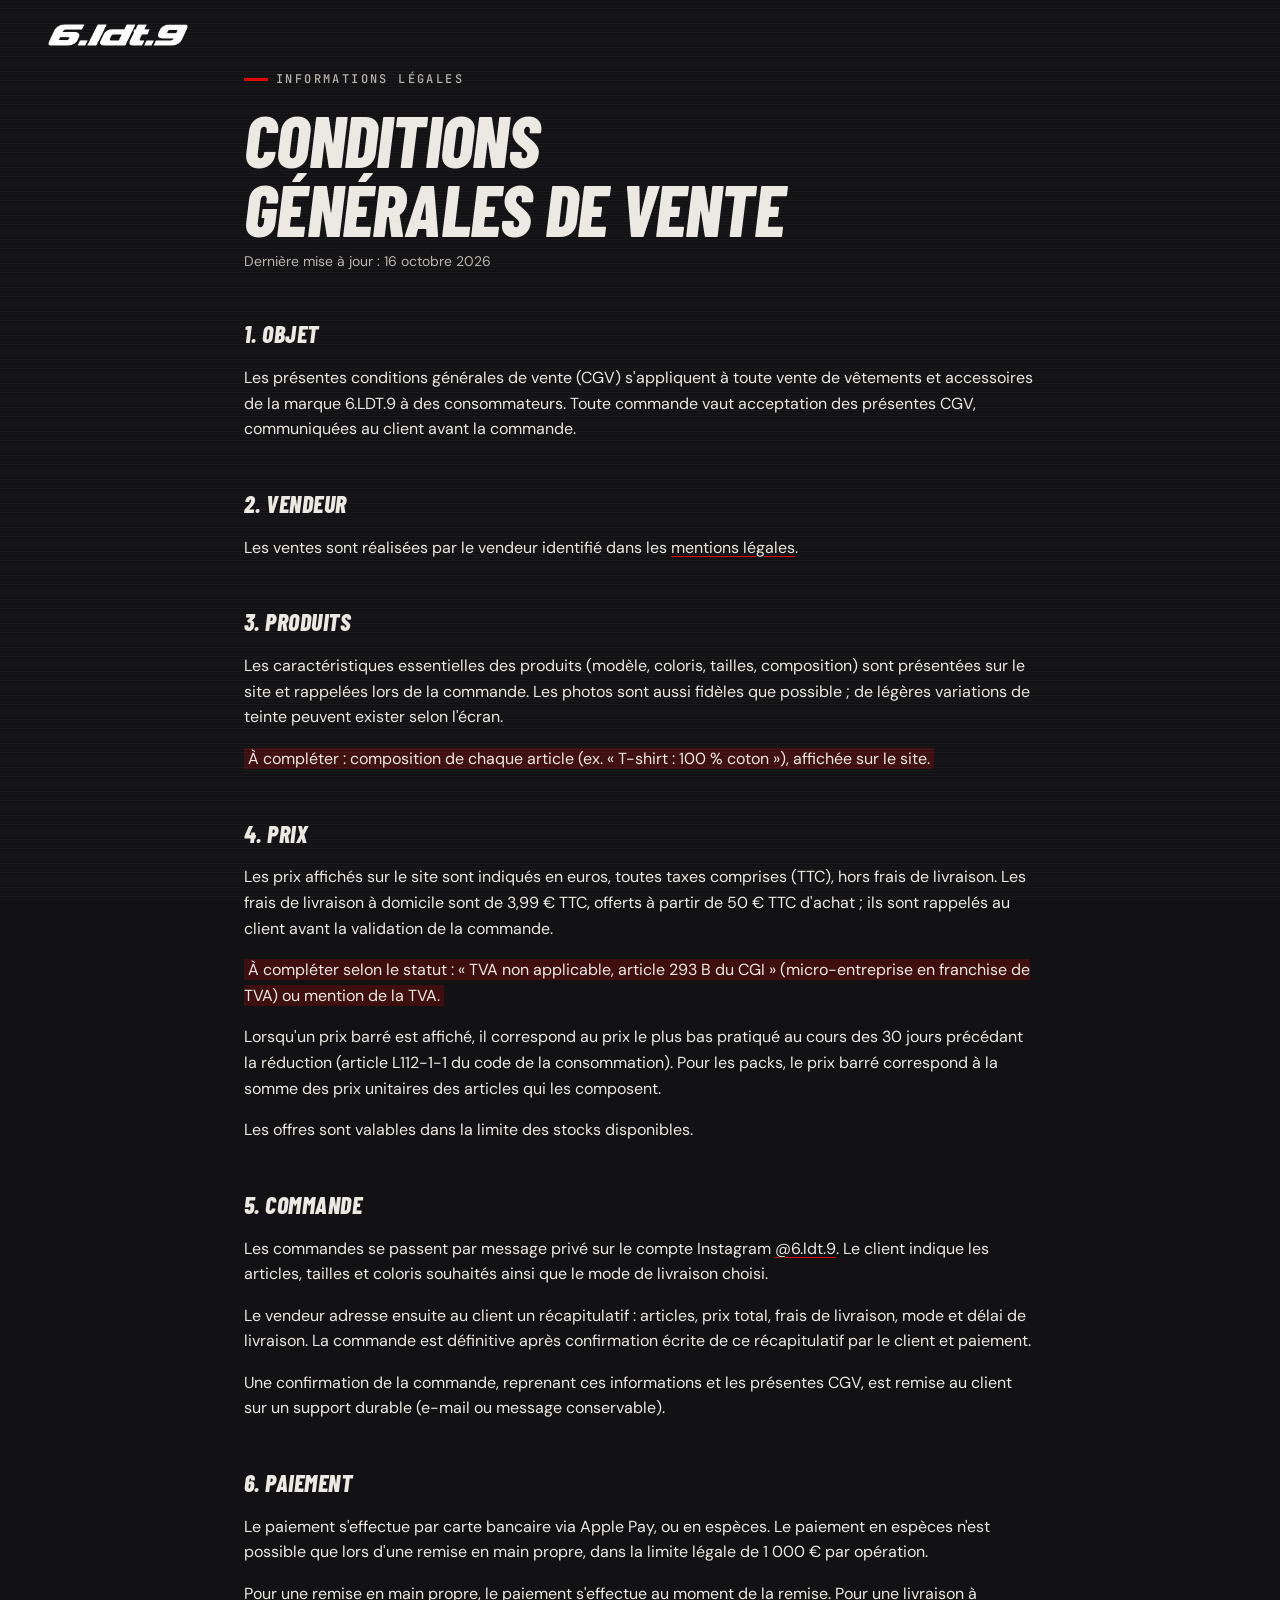
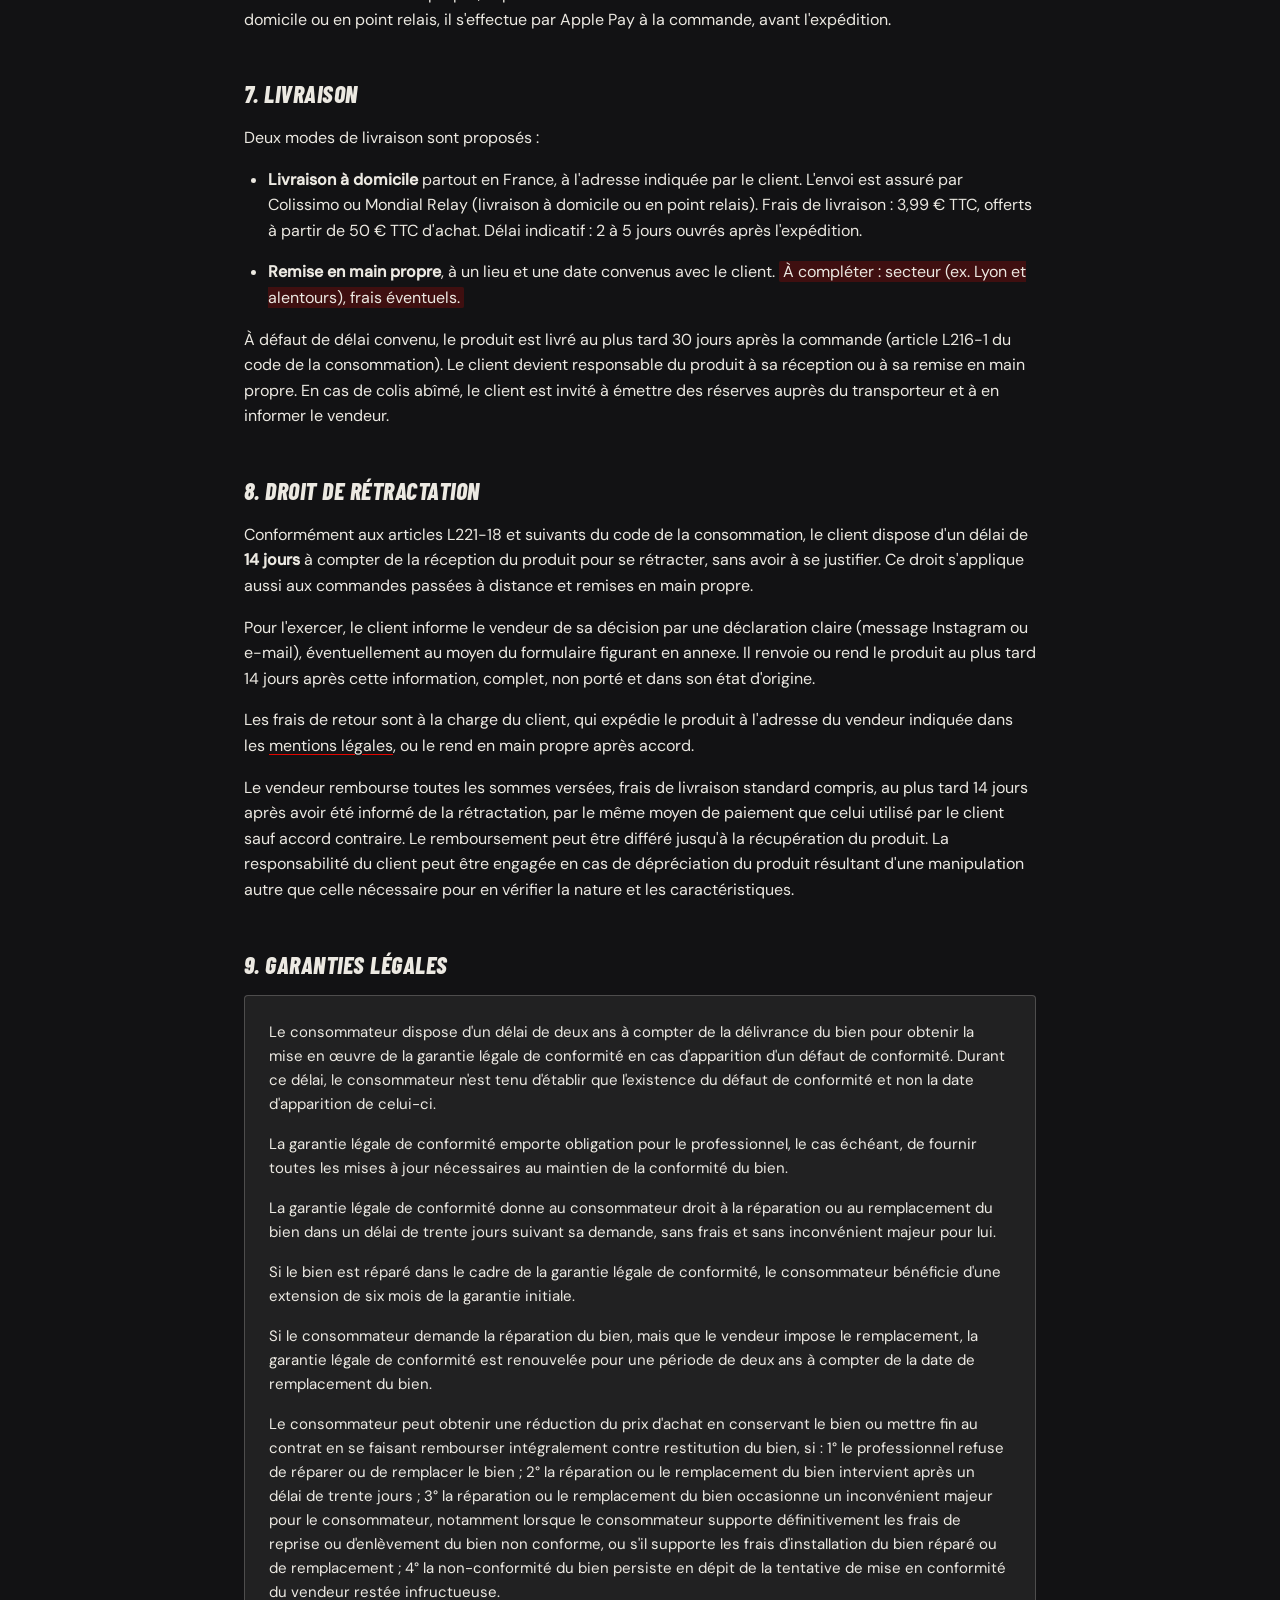
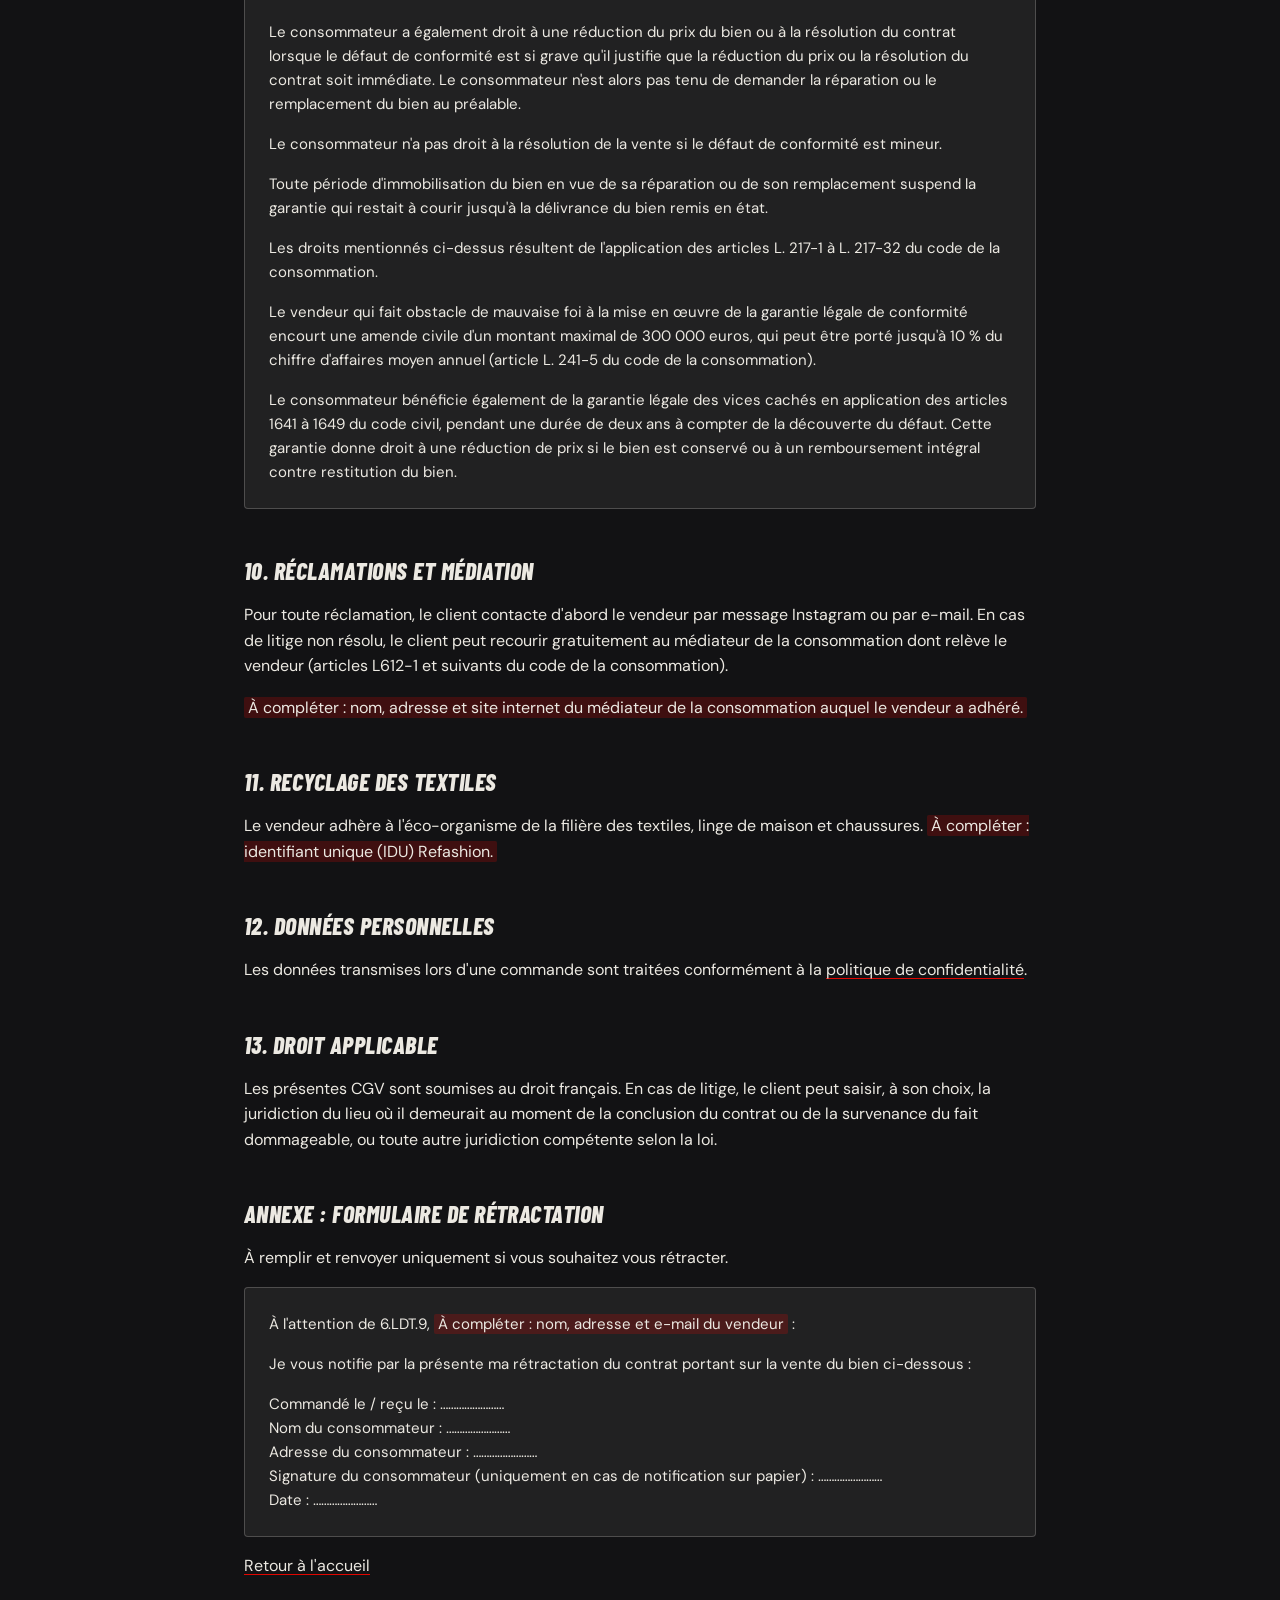
<file: cgv.html>
<!doctype html>
<html lang="fr">
<head>
<meta charset="utf-8">
<meta name="viewport" content="width=device-width, initial-scale=1">
<title>Conditions générales de vente | 6.LDT.9</title>
<meta name="description" content="Conditions générales de vente de 6.LDT.9 : commande, prix, paiement, livraison, droit de rétractation et garanties.">
<!-- noindex tant que les champs « À compléter » ne sont pas remplis -->
<meta name="robots" content="noindex">
<meta name="theme-color" content="#121214">
<link rel="icon" href="favicon.ico" sizes="32x32">
<link rel="stylesheet" href="css/fonts.css">
<link rel="stylesheet" href="css/style.css">
</head>
<body class="legal-page">
<header class="legal-top wrap"><a href="./" aria-label="6.LDT.9, retour à l'accueil"><img src="assets/img/logo-6ldt9.png" alt="6.LDT.9" width="1781" height="281"></a></header>
<main class="wrap legal">
<p class="eyebrow">Informations légales</p>
<h1 class="display">Conditions générales de vente</h1>
<p class="legal__date">Dernière mise à jour : 16 octobre 2026</p>

<h2>1. Objet</h2>
<p>Les présentes conditions générales de vente (CGV) s'appliquent à toute vente de vêtements et accessoires de la marque 6.LDT.9 à des consommateurs. Toute commande vaut acceptation des présentes CGV, communiquées au client avant la commande.</p>

<h2>2. Vendeur</h2>
<p>Les ventes sont réalisées par le vendeur identifié dans les <a href="mentions-legales.html">mentions légales</a>.</p>

<h2>3. Produits</h2>
<p>Les caractéristiques essentielles des produits (modèle, coloris, tailles, composition) sont présentées sur le site et rappelées lors de la commande. Les photos sont aussi fidèles que possible ; de légères variations de teinte peuvent exister selon l'écran.</p>
<p><mark class="todo">À compléter : composition de chaque article (ex. « T-shirt : 100 % coton »), affichée sur le site.</mark></p>

<h2>4. Prix</h2>
<p>Les prix affichés sur le site sont indiqués en euros, toutes taxes comprises (TTC), hors frais de livraison. Les frais de livraison à domicile sont de 3,99 € TTC, offerts à partir de 50 € TTC d'achat ; ils sont rappelés au client avant la validation de la commande.</p>
<p><mark class="todo">À compléter selon le statut : « TVA non applicable, article 293 B du CGI » (micro-entreprise en franchise de TVA) ou mention de la TVA.</mark></p>
<p>Lorsqu'un prix barré est affiché, il correspond au prix le plus bas pratiqué au cours des 30 jours précédant la réduction (article L112-1-1 du code de la consommation). Pour les packs, le prix barré correspond à la somme des prix unitaires des articles qui les composent.</p>
<p>Les offres sont valables dans la limite des stocks disponibles.</p>

<h2>5. Commande</h2>
<p>Les commandes se passent par message privé sur le compte Instagram <a href="https://www.instagram.com/6.ldt.9/" target="_blank" rel="noopener noreferrer">@6.ldt.9</a>. Le client indique les articles, tailles et coloris souhaités ainsi que le mode de livraison choisi.</p>
<p>Le vendeur adresse ensuite au client un récapitulatif : articles, prix total, frais de livraison, mode et délai de livraison. La commande est définitive après confirmation écrite de ce récapitulatif par le client et paiement.</p>
<p>Une confirmation de la commande, reprenant ces informations et les présentes CGV, est remise au client sur un support durable (e-mail ou message conservable).</p>

<h2>6. Paiement</h2>
<p>Le paiement s'effectue par carte bancaire via Apple Pay, ou en espèces. Le paiement en espèces n'est possible que lors d'une remise en main propre, dans la limite légale de 1 000 € par opération.</p>
<p>Pour une remise en main propre, le paiement s'effectue au moment de la remise. Pour une livraison à domicile ou en point relais, il s'effectue par Apple Pay à la commande, avant l'expédition.</p>

<h2>7. Livraison</h2>
<p>Deux modes de livraison sont proposés :</p>
<ul>
<li><strong>Livraison à domicile</strong> partout en France, à l'adresse indiquée par le client. L'envoi est assuré par Colissimo ou Mondial Relay (livraison à domicile ou en point relais). Frais de livraison : 3,99 € TTC, offerts à partir de 50 € TTC d'achat. Délai indicatif : 2 à 5 jours ouvrés après l'expédition.</li>
<li><strong>Remise en main propre</strong>, à un lieu et une date convenus avec le client. <mark class="todo">À compléter : secteur (ex. Lyon et alentours), frais éventuels.</mark></li>
</ul>
<p>À défaut de délai convenu, le produit est livré au plus tard 30 jours après la commande (article L216-1 du code de la consommation). Le client devient responsable du produit à sa réception ou à sa remise en main propre. En cas de colis abîmé, le client est invité à émettre des réserves auprès du transporteur et à en informer le vendeur.</p>

<h2>8. Droit de rétractation</h2>
<p>Conformément aux articles L221-18 et suivants du code de la consommation, le client dispose d'un délai de <strong>14 jours</strong> à compter de la réception du produit pour se rétracter, sans avoir à se justifier. Ce droit s'applique aussi aux commandes passées à distance et remises en main propre.</p>
<p>Pour l'exercer, le client informe le vendeur de sa décision par une déclaration claire (message Instagram ou e-mail), éventuellement au moyen du formulaire figurant en annexe. Il renvoie ou rend le produit au plus tard 14 jours après cette information, complet, non porté et dans son état d'origine.</p>
<p>Les frais de retour sont à la charge du client, qui expédie le produit à l'adresse du vendeur indiquée dans les <a href="mentions-legales.html">mentions légales</a>, ou le rend en main propre après accord.</p>
<p>Le vendeur rembourse toutes les sommes versées, frais de livraison standard compris, au plus tard 14 jours après avoir été informé de la rétractation, par le même moyen de paiement que celui utilisé par le client sauf accord contraire. Le remboursement peut être différé jusqu'à la récupération du produit. La responsabilité du client peut être engagée en cas de dépréciation du produit résultant d'une manipulation autre que celle nécessaire pour en vérifier la nature et les caractéristiques.</p>

<h2>9. Garanties légales</h2>
<div class="legal__box">
<p>Le consommateur dispose d'un délai de deux ans à compter de la délivrance du bien pour obtenir la mise en œuvre de la garantie légale de conformité en cas d'apparition d'un défaut de conformité. Durant ce délai, le consommateur n'est tenu d'établir que l'existence du défaut de conformité et non la date d'apparition de celui-ci.</p>
<p>La garantie légale de conformité emporte obligation pour le professionnel, le cas échéant, de fournir toutes les mises à jour nécessaires au maintien de la conformité du bien.</p>
<p>La garantie légale de conformité donne au consommateur droit à la réparation ou au remplacement du bien dans un délai de trente jours suivant sa demande, sans frais et sans inconvénient majeur pour lui.</p>
<p>Si le bien est réparé dans le cadre de la garantie légale de conformité, le consommateur bénéficie d'une extension de six mois de la garantie initiale.</p>
<p>Si le consommateur demande la réparation du bien, mais que le vendeur impose le remplacement, la garantie légale de conformité est renouvelée pour une période de deux ans à compter de la date de remplacement du bien.</p>
<p>Le consommateur peut obtenir une réduction du prix d'achat en conservant le bien ou mettre fin au contrat en se faisant rembourser intégralement contre restitution du bien, si : 1° le professionnel refuse de réparer ou de remplacer le bien ; 2° la réparation ou le remplacement du bien intervient après un délai de trente jours ; 3° la réparation ou le remplacement du bien occasionne un inconvénient majeur pour le consommateur, notamment lorsque le consommateur supporte définitivement les frais de reprise ou d'enlèvement du bien non conforme, ou s'il supporte les frais d'installation du bien réparé ou de remplacement ; 4° la non-conformité du bien persiste en dépit de la tentative de mise en conformité du vendeur restée infructueuse.</p>
<p>Le consommateur a également droit à une réduction du prix du bien ou à la résolution du contrat lorsque le défaut de conformité est si grave qu'il justifie que la réduction du prix ou la résolution du contrat soit immédiate. Le consommateur n'est alors pas tenu de demander la réparation ou le remplacement du bien au préalable.</p>
<p>Le consommateur n'a pas droit à la résolution de la vente si le défaut de conformité est mineur.</p>
<p>Toute période d'immobilisation du bien en vue de sa réparation ou de son remplacement suspend la garantie qui restait à courir jusqu'à la délivrance du bien remis en état.</p>
<p>Les droits mentionnés ci-dessus résultent de l'application des articles L. 217-1 à L. 217-32 du code de la consommation.</p>
<p>Le vendeur qui fait obstacle de mauvaise foi à la mise en œuvre de la garantie légale de conformité encourt une amende civile d'un montant maximal de 300 000 euros, qui peut être porté jusqu'à 10 % du chiffre d'affaires moyen annuel (article L. 241-5 du code de la consommation).</p>
<p>Le consommateur bénéficie également de la garantie légale des vices cachés en application des articles 1641 à 1649 du code civil, pendant une durée de deux ans à compter de la découverte du défaut. Cette garantie donne droit à une réduction de prix si le bien est conservé ou à un remboursement intégral contre restitution du bien.</p>
</div>

<h2>10. Réclamations et médiation</h2>
<p>Pour toute réclamation, le client contacte d'abord le vendeur par message Instagram ou par e-mail. En cas de litige non résolu, le client peut recourir gratuitement au médiateur de la consommation dont relève le vendeur (articles L612-1 et suivants du code de la consommation).</p>
<p><mark class="todo">À compléter : nom, adresse et site internet du médiateur de la consommation auquel le vendeur a adhéré.</mark></p>

<h2>11. Recyclage des textiles</h2>
<p>Le vendeur adhère à l'éco-organisme de la filière des textiles, linge de maison et chaussures. <mark class="todo">À compléter : identifiant unique (IDU) Refashion.</mark></p>

<h2>12. Données personnelles</h2>
<p>Les données transmises lors d'une commande sont traitées conformément à la <a href="confidentialite.html">politique de confidentialité</a>.</p>

<h2>13. Droit applicable</h2>
<p>Les présentes CGV sont soumises au droit français. En cas de litige, le client peut saisir, à son choix, la juridiction du lieu où il demeurait au moment de la conclusion du contrat ou de la survenance du fait dommageable, ou toute autre juridiction compétente selon la loi.</p>

<h2 id="formulaire">Annexe : formulaire de rétractation</h2>
<p>À remplir et renvoyer uniquement si vous souhaitez vous rétracter.</p>
<div class="legal__box">
<p>À l'attention de 6.LDT.9, <mark class="todo">À compléter : nom, adresse et e-mail du vendeur</mark> :</p>
<p>Je vous notifie par la présente ma rétractation du contrat portant sur la vente du bien ci-dessous :</p>
<p>Commandé le / reçu le : ……………………<br>
Nom du consommateur : ……………………<br>
Adresse du consommateur : ……………………<br>
Signature du consommateur (uniquement en cas de notification sur papier) : ……………………<br>
Date : ……………………</p>
</div>
<p class="legal__back"><a href="./">Retour à l'accueil</a></p>
</main>
</body>
</html>
</file>
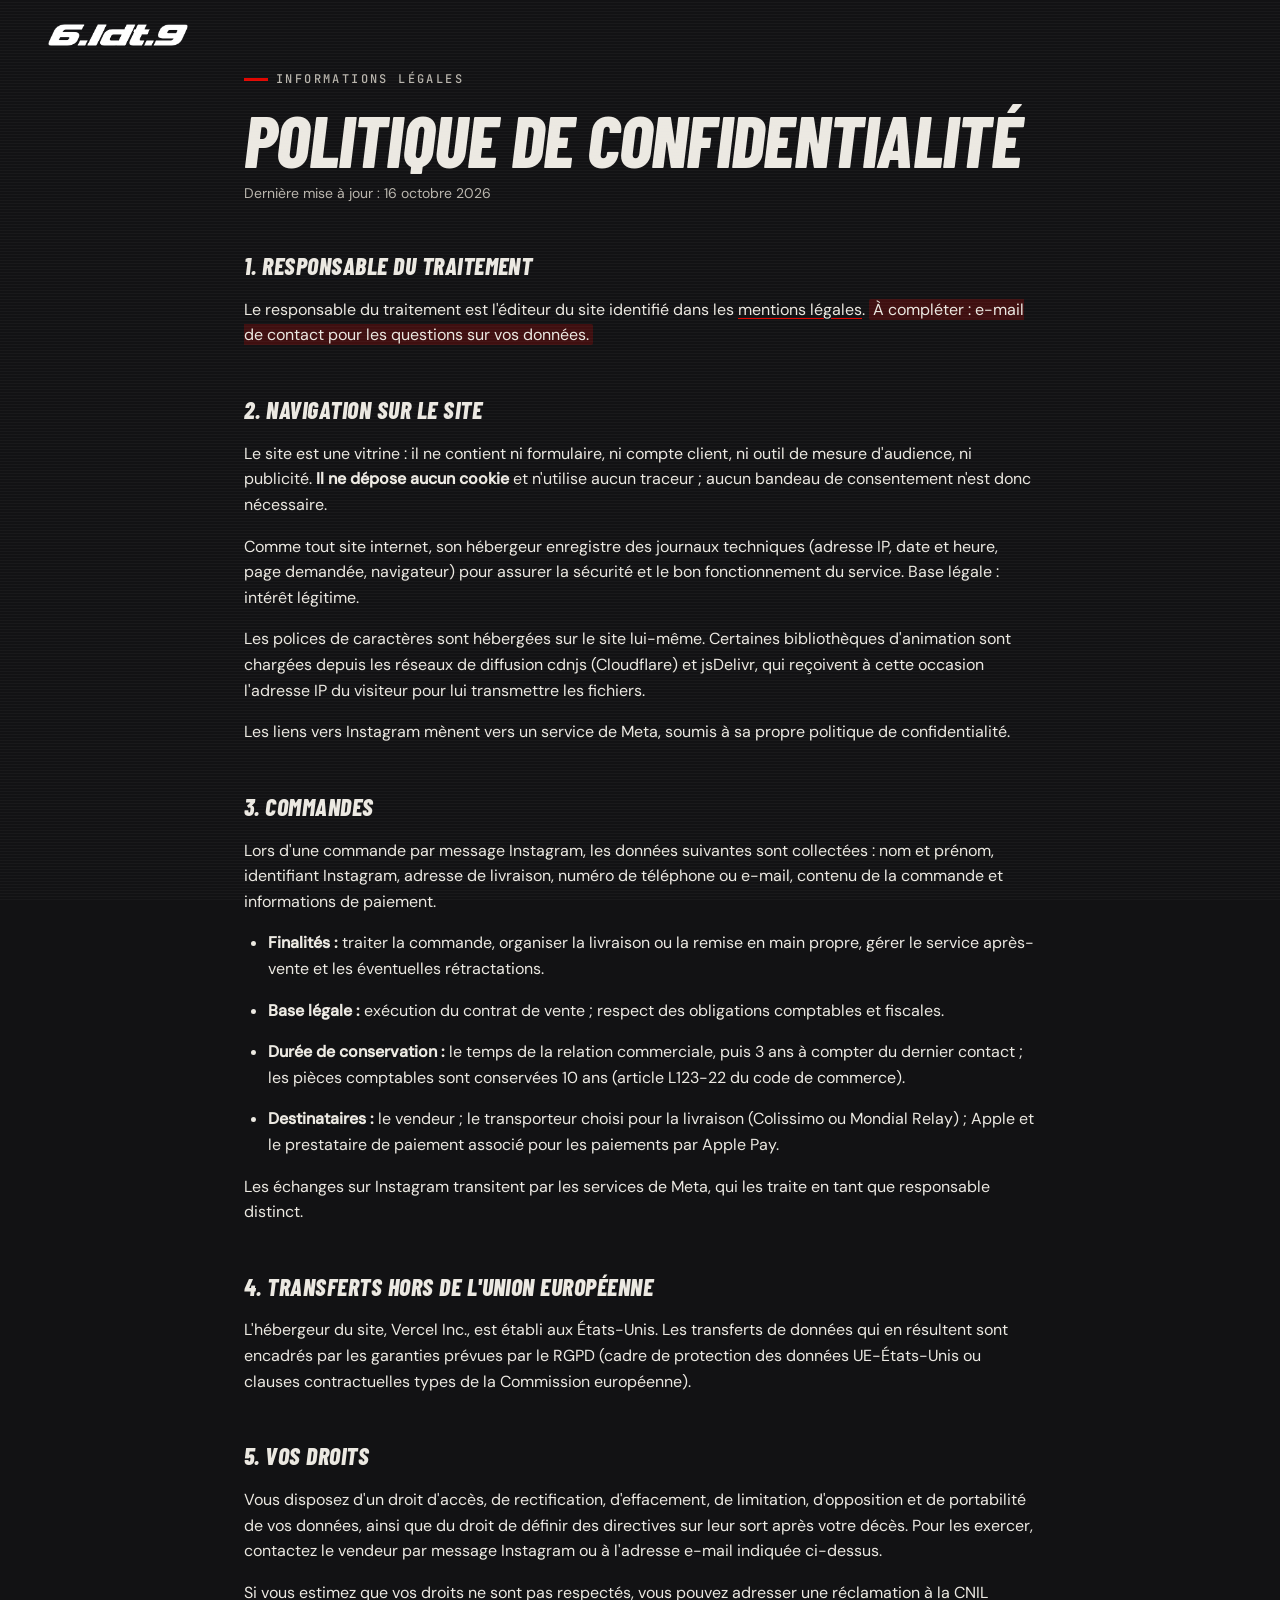
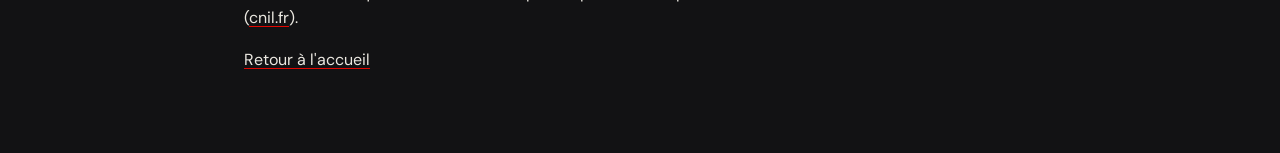
<file: confidentialite.html>
<!doctype html>
<html lang="fr">
<head>
<meta charset="utf-8">
<meta name="viewport" content="width=device-width, initial-scale=1">
<title>Politique de confidentialité | 6.LDT.9</title>
<meta name="description" content="Politique de confidentialité de 6.LDT.9 : données collectées, finalités, durées de conservation et droits.">
<!-- noindex tant que les champs « À compléter » ne sont pas remplis -->
<meta name="robots" content="noindex">
<meta name="theme-color" content="#121214">
<link rel="icon" href="favicon.ico" sizes="32x32">
<link rel="stylesheet" href="css/fonts.css">
<link rel="stylesheet" href="css/style.css">
</head>
<body class="legal-page">
<header class="legal-top wrap"><a href="./" aria-label="6.LDT.9, retour à l'accueil"><img src="assets/img/logo-6ldt9.png" alt="6.LDT.9" width="1781" height="281"></a></header>
<main class="wrap legal">
<p class="eyebrow">Informations légales</p>
<h1 class="display">Politique de confidentialité</h1>
<p class="legal__date">Dernière mise à jour : 16 octobre 2026</p>

<h2>1. Responsable du traitement</h2>
<p>Le responsable du traitement est l'éditeur du site identifié dans les <a href="mentions-legales.html">mentions légales</a>. <mark class="todo">À compléter : e-mail de contact pour les questions sur vos données.</mark></p>

<h2>2. Navigation sur le site</h2>
<p>Le site est une vitrine : il ne contient ni formulaire, ni compte client, ni outil de mesure d'audience, ni publicité. <strong>Il ne dépose aucun cookie</strong> et n'utilise aucun traceur ; aucun bandeau de consentement n'est donc nécessaire.</p>
<p>Comme tout site internet, son hébergeur enregistre des journaux techniques (adresse IP, date et heure, page demandée, navigateur) pour assurer la sécurité et le bon fonctionnement du service. Base légale : intérêt légitime.</p>
<p>Les polices de caractères sont hébergées sur le site lui-même. Certaines bibliothèques d'animation sont chargées depuis les réseaux de diffusion cdnjs (Cloudflare) et jsDelivr, qui reçoivent à cette occasion l'adresse IP du visiteur pour lui transmettre les fichiers.</p>
<p>Les liens vers Instagram mènent vers un service de Meta, soumis à sa propre politique de confidentialité.</p>

<h2>3. Commandes</h2>
<p>Lors d'une commande par message Instagram, les données suivantes sont collectées : nom et prénom, identifiant Instagram, adresse de livraison, numéro de téléphone ou e-mail, contenu de la commande et informations de paiement.</p>
<ul>
<li><strong>Finalités :</strong> traiter la commande, organiser la livraison ou la remise en main propre, gérer le service après-vente et les éventuelles rétractations.</li>
<li><strong>Base légale :</strong> exécution du contrat de vente ; respect des obligations comptables et fiscales.</li>
<li><strong>Durée de conservation :</strong> le temps de la relation commerciale, puis 3 ans à compter du dernier contact ; les pièces comptables sont conservées 10 ans (article L123-22 du code de commerce).</li>
<li><strong>Destinataires :</strong> le vendeur ; le transporteur choisi pour la livraison (Colissimo ou Mondial Relay) ; Apple et le prestataire de paiement associé pour les paiements par Apple Pay.</li>
</ul>
<p>Les échanges sur Instagram transitent par les services de Meta, qui les traite en tant que responsable distinct.</p>

<h2>4. Transferts hors de l'Union européenne</h2>
<p>L'hébergeur du site, Vercel Inc., est établi aux États-Unis. Les transferts de données qui en résultent sont encadrés par les garanties prévues par le RGPD (cadre de protection des données UE-États-Unis ou clauses contractuelles types de la Commission européenne).</p>

<h2>5. Vos droits</h2>
<p>Vous disposez d'un droit d'accès, de rectification, d'effacement, de limitation, d'opposition et de portabilité de vos données, ainsi que du droit de définir des directives sur leur sort après votre décès. Pour les exercer, contactez le vendeur par message Instagram ou à l'adresse e-mail indiquée ci-dessus.</p>
<p>Si vous estimez que vos droits ne sont pas respectés, vous pouvez adresser une réclamation à la CNIL (<a href="https://www.cnil.fr" target="_blank" rel="noopener noreferrer">cnil.fr</a>).</p>
<p class="legal__back"><a href="./">Retour à l'accueil</a></p>
</main>
</body>
</html>
</file>
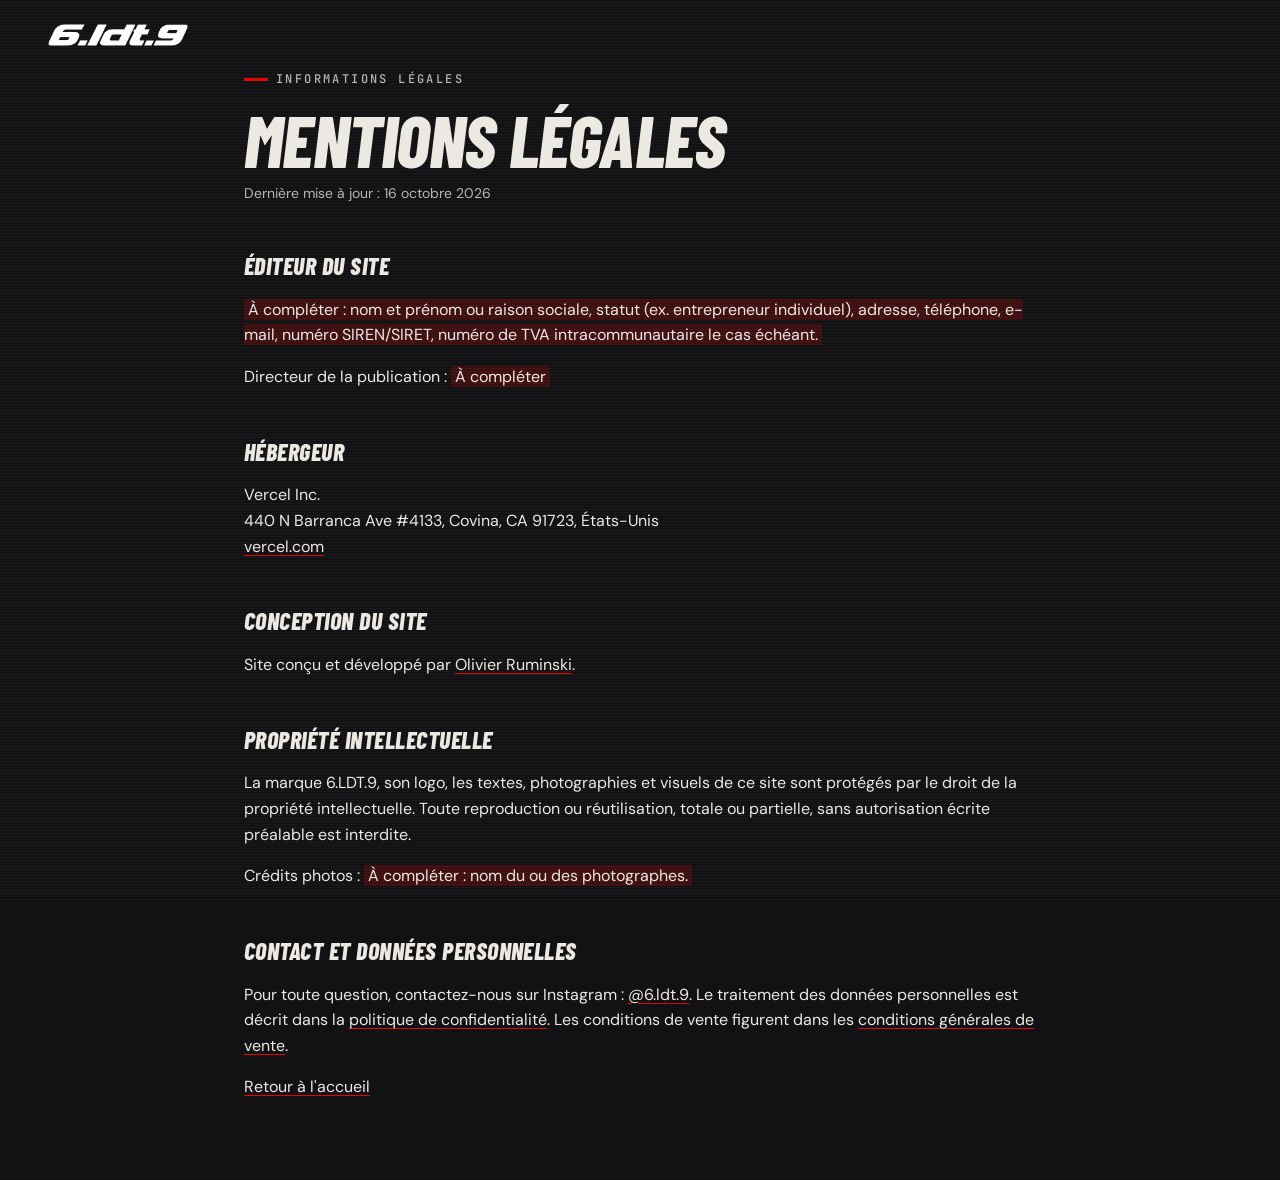
<file: mentions-legales.html>
<!doctype html>
<html lang="fr">
<head>
<meta charset="utf-8">
<meta name="viewport" content="width=device-width, initial-scale=1">
<title>Mentions légales | 6.LDT.9</title>
<meta name="description" content="Mentions légales du site 6.LDT.9 : éditeur, hébergeur, propriété intellectuelle.">
<!-- noindex tant que les champs « À compléter » ne sont pas remplis -->
<meta name="robots" content="noindex">
<meta name="theme-color" content="#121214">
<link rel="icon" href="favicon.ico" sizes="32x32">
<link rel="stylesheet" href="css/fonts.css">
<link rel="stylesheet" href="css/style.css">
</head>
<body class="legal-page">
<header class="legal-top wrap"><a href="./" aria-label="6.LDT.9, retour à l'accueil"><img src="assets/img/logo-6ldt9.png" alt="6.LDT.9" width="1781" height="281"></a></header>
<main class="wrap legal">
<p class="eyebrow">Informations légales</p>
<h1 class="display">Mentions légales</h1>
<p class="legal__date">Dernière mise à jour : 16 octobre 2026</p>

<h2>Éditeur du site</h2>
<p><mark class="todo">À compléter : nom et prénom ou raison sociale, statut (ex. entrepreneur individuel), adresse, téléphone, e-mail, numéro SIREN/SIRET, numéro de TVA intracommunautaire le cas échéant.</mark></p>
<p>Directeur de la publication : <mark class="todo">À compléter</mark></p>

<h2>Hébergeur</h2>
<p>Vercel Inc.<br>
440 N Barranca Ave #4133, Covina, CA 91723, États-Unis<br>
<a href="https://vercel.com" target="_blank" rel="noopener noreferrer">vercel.com</a></p>

<h2>Conception du site</h2>
<p>Site conçu et développé par <a href="https://reezerxx-blip.github.io/vitrine-developpeur/" target="_blank" rel="noopener noreferrer">Olivier Ruminski</a>.</p>

<h2>Propriété intellectuelle</h2>
<p>La marque 6.LDT.9, son logo, les textes, photographies et visuels de ce site sont protégés par le droit de la propriété intellectuelle. Toute reproduction ou réutilisation, totale ou partielle, sans autorisation écrite préalable est interdite.</p>
<p>Crédits photos : <mark class="todo">À compléter : nom du ou des photographes.</mark></p>

<h2>Contact et données personnelles</h2>
<p>Pour toute question, contactez-nous sur Instagram : <a href="https://www.instagram.com/6.ldt.9/" target="_blank" rel="noopener noreferrer">@6.ldt.9</a>. Le traitement des données personnelles est décrit dans la <a href="confidentialite.html">politique de confidentialité</a>. Les conditions de vente figurent dans les <a href="cgv.html">conditions générales de vente</a>.</p>
<p class="legal__back"><a href="./">Retour à l'accueil</a></p>
</main>
</body>
</html>
</file>
<file: css/fonts.css>
/* Polices auto-hebergees (licence SIL OFL), sous-ensemble latin. Pas d'appel a Google : RGPD. */
@font-face {
  font-family: 'Barlow Condensed';
  font-style: italic;
  font-weight: 600;
  font-display: swap;
  src: url(../assets/fonts/barlow-condensed-600-italic.woff2) format('woff2');
  unicode-range: U+0000-00FF, U+0131, U+0152-0153, U+02BB-02BC, U+02C6, U+02DA, U+02DC, U+0304, U+0308, U+0329, U+2000-206F, U+20AC, U+2122, U+2191, U+2193, U+2212, U+2215, U+FEFF, U+FFFD;
}
@font-face {
  font-family: 'Barlow Condensed';
  font-style: italic;
  font-weight: 800;
  font-display: swap;
  src: url(../assets/fonts/barlow-condensed-800-italic.woff2) format('woff2');
  unicode-range: U+0000-00FF, U+0131, U+0152-0153, U+02BB-02BC, U+02C6, U+02DA, U+02DC, U+0304, U+0308, U+0329, U+2000-206F, U+20AC, U+2122, U+2191, U+2193, U+2212, U+2215, U+FEFF, U+FFFD;
}
@font-face {
  font-family: 'DM Sans';
  font-style: normal;
  font-weight: 400 500;
  font-display: swap;
  src: url(../assets/fonts/dm-sans-variable.woff2) format('woff2');
  unicode-range: U+0000-00FF, U+0131, U+0152-0153, U+02BB-02BC, U+02C6, U+02DA, U+02DC, U+0304, U+0308, U+0329, U+2000-206F, U+20AC, U+2122, U+2191, U+2193, U+2212, U+2215, U+FEFF, U+FFFD;
}
@font-face {
  font-family: 'JetBrains Mono';
  font-style: normal;
  font-weight: 500;
  font-display: swap;
  src: url(../assets/fonts/jetbrains-mono-500-normal.woff2) format('woff2');
  unicode-range: U+0000-00FF, U+0131, U+0152-0153, U+02BB-02BC, U+02C6, U+02DA, U+02DC, U+0304, U+0308, U+0329, U+2000-206F, U+20AC, U+2122, U+2191, U+2193, U+2212, U+2215, U+FEFF, U+FFFD;
}
</file>
<file: css/style.css>
:root {
  --page-bg: #121214;
  --page-fg: #ECE9E2;
  --page-fg-mute: #B9B5AD;
  --accent: #E10600;
  --accent-ink: #F4F1EA;
  --line: color-mix(in oklab, var(--page-fg) 22%, transparent);
  --surface: color-mix(in oklab, var(--page-fg) 7%, transparent);

  --font-display: "Barlow Condensed", "Arial Narrow", sans-serif;
  --font-body: "DM Sans", system-ui, sans-serif;

  --s1: 4px; --s2: 8px; --s3: 16px; --s4: 24px; --s5: 32px; --s6: 48px; --s7: 64px;
  --radius: 4px;
  --shadow: 0 24px 48px -24px rgb(0 0 0 / .55);
  --font-mono: "JetBrains Mono", ui-monospace, "SFMono-Regular", Menlo, monospace;
  --ease: cubic-bezier(.22, 1, .36, 1);
  --ease-out: cubic-bezier(.23, 1, .32, 1);
  --ease-in-out: cubic-bezier(.77, 0, .175, 1);
  --dur-micro: 120ms; --dur-short: 200ms; --dur-med: 350ms; --dur-long: 600ms;
  --dur-ambient: 7s;
  --hud: color-mix(in oklab, var(--accent) 60%, var(--page-fg));
  --bg-time: 600ms;
  --gut: clamp(16px, 4vw, 48px);
  --edge: max(var(--gut), calc((100% - 1280px) / 2));
}

*, *::before, *::after { box-sizing: border-box; }
html { scroll-behavior: smooth; scroll-padding-top: 72px; }
section[id] { scroll-margin-top: 72px; }
.sr-only { position: absolute; width: 1px; height: 1px; margin: -1px; padding: 0; overflow: hidden; clip-path: inset(50%); white-space: nowrap; border: 0; }
.display, h1, h2 { text-wrap: balance; }
.lead, .footer p { text-wrap: pretty; }
html.lenis, html.lenis body { height: auto; }
html.lenis { scroll-behavior: auto; }
.lenis.lenis-stopped { overflow: hidden; }
body {
  margin: 0;
  overflow-x: clip;
  background: var(--page-bg);
  color: var(--page-fg);
  font: 400 1rem/1.6 var(--font-body);
  transition: background-color var(--bg-time) ease, color var(--bg-time) ease;
  -webkit-font-smoothing: antialiased;
}
img { display: block; max-width: 100%; height: auto; }
a { color: inherit; }
:focus-visible { outline: 2px solid var(--accent); outline-offset: 3px; }
.skip { position: absolute; left: var(--s3); top: -64px; display: inline-flex; align-items: center; min-height: 44px; background: var(--accent); color: var(--accent-ink); padding: 0 var(--s3); z-index: 100; border-radius: var(--radius); }
.skip:focus { top: var(--s3); }
.wrap { width: min(1280px, 100% - 2 * var(--gut)); margin-inline: auto; }

.display {
  font: italic 800 clamp(3rem, 9vw, 7rem)/.95 var(--font-display);
  text-transform: uppercase; letter-spacing: -.01em; margin: 0 0 var(--s4);
}
.display--xl { font-size: clamp(4rem, 14vw, 11rem); margin: 0; }
.eyebrow { font: 500 .75rem/1 var(--font-mono); letter-spacing: .2em; text-transform: uppercase; color: var(--page-fg-mute); margin: 0 0 var(--s3); display: flex; align-items: center; gap: var(--s2); }
.eyebrow::before { content: ""; width: 24px; height: 3px; background: var(--accent); }
.lead { max-width: 44ch; color: var(--page-fg-mute); margin: 0 0 var(--s5); }

/* Top bar */
.topbar { position: fixed; inset: 0 0 auto; z-index: 50; display: flex; justify-content: space-between; align-items: center; padding: var(--s3) var(--edge); gap: var(--s3); mix-blend-mode: normal; }
.topbar__logo { display: inline-flex; align-items: center; min-height: 44px; }
.topbar__logo img { width: 112px; height: auto; }
.topbar nav { margin-right: var(--s2); }
.topbar nav { display: flex; gap: var(--s1); }
.topbar nav a { display: inline-flex; align-items: center; min-height: 44px; padding: 0 var(--s2); font: italic 600 .875rem var(--font-display); letter-spacing: .14em; text-transform: uppercase; text-decoration: none; color: #ECE9E2; text-shadow: 0 1px 8px rgb(0 0 0 / .6); transition: color .2s var(--ease); }
.topbar nav a:hover { color: var(--accent); }
.topbar nav a:active { transform: translateY(1px); }

/* Hero */
.hero { position: relative; min-height: 100svh; display: grid; place-items: end start; background: transparent; color: #ECE9E2; }
.hero__shade { position: absolute; inset: 0; background: linear-gradient(to top, rgb(18 18 20 / .9), rgb(18 18 20 / 0) 55%, rgb(18 18 20 / .35)); pointer-events: none; }
.hero__in { position: relative; padding: var(--s4) 0 var(--s7); width: min(1280px, 100% - 2 * var(--gut)); margin-inline: auto; }
.hero__logo { width: min(86vw, 720px); height: auto; }
.hero__tag { font: italic 600 clamp(1.25rem, 3vw, 2rem)/1.1 var(--font-display); text-transform: uppercase; letter-spacing: .08em; margin: var(--s4) 0 0; }
.scroll { position: absolute; right: var(--s3); bottom: var(--s4); display: flex; flex-direction: column; align-items: center; gap: var(--s2); min-width: 44px; min-height: 44px; text-decoration: none; font: italic 600 .75rem var(--font-display); letter-spacing: .24em; text-transform: uppercase; writing-mode: vertical-rl; }
.scroll i { width: 1px; height: 48px; background: currentColor; transform-origin: top; animation: drip 2s var(--ease) infinite; }
@keyframes drip { 0% { transform: scaleY(0); } 60% { transform: scaleY(1); } 100% { transform: scaleY(1); opacity: 0; } }

/* Sections */
.section { padding-top: var(--s7); }
.sect-head { padding-block: var(--s6) var(--s4); }
.color-block { padding-block: var(--s6); }
.split { display: grid; gap: var(--s5); align-items: start; }
.split__text { align-self: center; }
.vest .split__text { position: relative; }

/* Gallery */
.gallery { display: grid; gap: var(--s2); }
.gallery__main { touch-action: pan-y; margin: 0; aspect-ratio: 9 / 14; max-height: 80svh; background: var(--surface); border-radius: var(--radius); overflow: hidden; box-shadow: var(--shadow); }
.gallery__main img { width: 100%; height: 100%; object-fit: cover; transition: opacity .3s var(--ease); }
.gallery__strip { display: flex; gap: var(--s2); overflow-x: auto; padding-block: var(--s2); scroll-snap-type: x proximity; scrollbar-width: thin; }
.thumb { flex: 0 0 56px; height: 88px; padding: 0; border: 2px solid transparent; border-radius: var(--radius); background: var(--surface); overflow: hidden; cursor: pointer; scroll-snap-align: start; opacity: .6; transition: opacity .2s var(--ease), border-color .2s var(--ease), transform .2s var(--ease); position: relative; }
.thumb::after { content: ""; position: absolute; inset: -8px -2px; } /* zone tactile */
.thumb img { width: 100%; height: 100%; object-fit: cover; }
.thumb:hover { opacity: 1; }
.thumb:active { transform: scale(.96); }
.thumb[aria-current="true"] { opacity: 1; border-color: var(--accent); }

/* Prix + lien */
.buy { display: grid; gap: var(--s3); max-width: 420px; }
.price { font: italic 800 3rem/1 var(--font-display); margin: 0; }
.price__old { font-size: .5em; font-weight: 600; color: var(--page-fg-mute); text-decoration: line-through; text-decoration-color: var(--accent); text-decoration-thickness: 2px; margin-right: .35em; }
.price__now { color: var(--accent); }
fieldset { border: 0; padding: 0; margin: 0; }
legend { font: 500 .75rem var(--font-mono); letter-spacing: .16em; text-transform: uppercase; color: var(--page-fg-mute); padding: 0; margin-bottom: var(--s2); }
.swatch input { position: absolute; opacity: 0; inset: 0; }
.swatch input:focus-visible + span { outline: 2px solid var(--accent); outline-offset: 3px; }
.more { display: inline-flex; align-items: center; min-height: 44px; font: italic 600 .9375rem var(--font-display); letter-spacing: .18em; text-transform: uppercase; color: var(--page-fg-mute); border-bottom: 1px solid var(--line); justify-self: start; transition: color .2s var(--ease), border-color .2s var(--ease); }
.more:hover { color: var(--accent); border-color: var(--accent); }
.gallery__strip[hidden] { display: none; }

/* T-shirt */
.tee__fig { margin: 0; max-width: 480px; aspect-ratio: 9 / 14; border-radius: var(--radius); overflow: hidden; box-shadow: var(--shadow); background: var(--surface); }
.tee__fig img { width: 100%; height: 100%; object-fit: cover; transition: opacity .3s var(--ease); }
.swatches { display: flex; flex-wrap: wrap; gap: var(--s4); margin-bottom: var(--s5); }
.swatches legend { width: 100%; }
.swatch { position: relative; display: flex; align-items: center; gap: var(--s2); min-height: 48px; cursor: pointer; }
.swatch span { width: 32px; height: 32px; border-radius: 50%; background: var(--sw); border: 2px solid var(--line); transition: transform .2s var(--ease), border-color .2s var(--ease); }
.swatch b { font: italic 600 1rem var(--font-display); letter-spacing: .1em; text-transform: uppercase; font-weight: 600; }
@media (hover: hover) and (pointer: fine) { .swatch:hover span { transform: scale(1.1); } }
.swatch:active span { transform: scale(.94); }
.swatch input:checked + span { border-color: var(--accent); box-shadow: 0 0 0 2px var(--page-bg); transform: scale(1.1); }

/* Cagoule */
.cag__head { margin-bottom: var(--s4); }
.cag__grid { display: grid; gap: var(--s3); grid-template-columns: 1fr 1fr; }
.cag__grid figure { margin: 0; aspect-ratio: 9 / 14; border-radius: var(--radius); overflow: hidden; background: var(--surface); }
.cag__grid img { width: 100%; height: 100%; object-fit: cover; }
.cag__buy { grid-column: 1 / -1; }

/* Pages légales (CGV, confidentialité, mentions) */
.legal-top { padding-block: var(--s4); }
.legal-top img { width: 140px; height: auto; display: block; }
.legal { max-width: 72ch; padding-bottom: var(--s7); }
.legal .display { font-size: clamp(2.5rem, 7vw, 4.5rem); margin: 0 0 var(--s2); }
.legal__date { color: var(--page-fg-mute); font-size: .875rem; margin: 0 0 var(--s6); }
.legal h2 { font: italic 800 1.5rem/1.2 var(--font-display); text-transform: uppercase; letter-spacing: .02em; margin: var(--s6) 0 var(--s3); }
.legal p, .legal li { line-height: 1.6; margin: 0 0 var(--s3); }
.legal ul { padding-left: var(--s4); margin: 0 0 var(--s3); }
.legal a { color: var(--page-fg); text-decoration-color: var(--accent); text-underline-offset: 3px; }
.legal__box { border: 1px solid var(--line); border-radius: var(--radius); background: var(--surface); padding: var(--s4); margin-bottom: var(--s3); font-size: .9375rem; }
.legal__box p:last-child { margin-bottom: 0; }
.legal mark.todo { background: color-mix(in oklab, var(--accent) 22%, transparent); color: var(--page-fg); padding: 0 var(--s1); border-radius: 2px; }
.legal__back { margin-top: var(--s6); }

/* Packs */
.packs__grid { display: grid; gap: var(--s4); grid-template-columns: 1fr; }
@media (min-width: 640px) { .packs__grid { grid-template-columns: repeat(2, 1fr); } }
@media (min-width: 1280px) { .packs__grid { grid-template-columns: repeat(4, 1fr); } }
.pack { --pack-bg: color-mix(in oklab, var(--page-bg) 92%, var(--page-fg)); position: relative; display: flex; flex-direction: column; background: var(--pack-bg); box-shadow: var(--shadow); border: 1px solid var(--line); border-radius: var(--radius); overflow: hidden; transition: border-color .2s var(--ease), transform .2s var(--ease); }
@media (hover: hover) and (pointer: fine) { .pack:hover { border-color: var(--accent); transform: translateY(-4px); } }
.pack--hot { border-color: var(--accent); }
.pack__fig { overflow: hidden; position: relative; }
.pack__badge { position: absolute; top: var(--s3); left: var(--s3); z-index: 2; padding: var(--s1) var(--s2); background: var(--accent); color: var(--accent-ink, #fff); font: 600 .6875rem/1.4 var(--font-mono); letter-spacing: .14em; text-transform: uppercase; border-radius: var(--radius); }
/* volets du « déballage » (créés par main.js, une case du montage chacun) */
.pack__shutter { position: absolute; z-index: 1; display: grid; place-content: center; justify-items: center; gap: var(--s1); background: #17171A; border: 1px solid var(--line); clip-path: inset(0 0 0 0); }
.pack__shutter span { font: 500 .6875rem/1 var(--font-mono); letter-spacing: .2em; color: var(--accent); }
.pack__shutter b { font: italic 800 clamp(1.25rem, 6vw, 1.75rem)/1 var(--font-display); text-transform: uppercase; letter-spacing: .04em; text-align: center; padding-inline: var(--s2); }
.pack__fig { margin: 0; aspect-ratio: 4 / 5; background: var(--surface); }
.pack__fig img { width: 100%; height: 100%; object-fit: cover; }
.pack__body { display: flex; flex-direction: column; flex: 1; gap: var(--s2); padding: var(--s4); }
.pack__title { font: italic 800 2rem/1 var(--font-display); text-transform: uppercase; letter-spacing: .02em; margin: 0; }
.pack__tag { margin: 0; color: var(--page-fg-mute); }
.pack__items { margin: 0 0 var(--s3); padding: 0; list-style: none; display: grid; gap: var(--s1); }
.pack__items li { display: flex; gap: var(--s2); align-items: baseline; }
.pack__items li::before { content: "+"; color: var(--accent); font-weight: 700; }
.pack .buy { margin-top: auto; gap: var(--s2); }
.pack .price { font-size: 2.25rem; }
.pack__eco { margin: 0; font: 500 .75rem/1.4 var(--font-mono); letter-spacing: .12em; text-transform: uppercase; color: var(--accent); }
.pack__note { margin: 0; font-size: .8125rem; color: var(--page-fg-mute); font-style: italic; }

/* Lookbook */
.look-row { padding-block: var(--s6); }
.look-row .eyebrow { width: min(1280px, 100% - 2 * var(--gut)); margin: 0 auto var(--s3); }
.look-track { display: flex; gap: var(--s3); overflow-x: auto; padding: 0 var(--edge) var(--s3); scroll-padding-inline: var(--edge); scroll-snap-type: x mandatory; scrollbar-width: thin; }
.look-track figure { flex: 0 0 min(72vw, 320px); margin: 0; aspect-ratio: 9 / 14; border-radius: var(--radius); overflow: hidden; scroll-snap-align: center; background: var(--surface); cursor: zoom-in; }
.look-track img { width: 100%; height: 100%; object-fit: cover; }

/* Footer */
.footer { padding-block: var(--s7); border-top: 1px solid var(--line); }
.footer__in { display: grid; gap: var(--s4); }
.footer .globe { width: 132px; }
.footer p { margin: 0; color: var(--page-fg-mute); }
.footer a { display: inline-block; min-height: 44px; line-height: 44px; }
.footer a:hover { color: var(--accent); }
.footer a.ig--foot { display: inline-flex; line-height: 1; }
.footer a.credit { text-decoration: underline; text-underline-offset: 3px; }
.small { font-size: .875rem; }
.footer a.credit { margin-top: var(--s2); padding: 0 var(--s3); border: 1px solid var(--line); border-radius: 999px; color: var(--page-fg); text-decoration: none; letter-spacing: .04em; transition: color var(--dur-short) var(--ease), border-color var(--dur-short) var(--ease); }
.footer a.credit:hover { color: var(--accent); border-color: var(--accent); }
.footer a.credit:focus-visible { outline: 2px solid var(--accent); outline-offset: 2px; }

/* Lightbox */
.lightbox { position: fixed; inset: 0; z-index: 90; display: grid; place-items: center; background: rgb(14 14 16 / .94); padding: var(--s4); }
.lightbox[hidden] { display: none; }
.lightbox img { max-height: 92svh; width: auto; border-radius: var(--radius); }
.lightbox__x { position: absolute; top: var(--s3); right: var(--s3); width: 48px; height: 48px; border: 1px solid #ECE9E2; background: transparent; color: #ECE9E2; font-size: 2rem; line-height: 1; border-radius: var(--radius); cursor: pointer; }
.lightbox__x:hover { background: var(--accent); border-color: var(--accent); }

/* Reveal (états initiaux posés par GSAP ; sans JS tout reste visible) */
.w { display: inline-block; overflow: hidden; vertical-align: top; padding: 0 .1em .08em 0; margin: 0 -.1em -.08em 0; }
.wi { display: inline-block; }

/* Fond photo fixe */
.bgfx { position: fixed; inset: 0; z-index: -1; overflow: hidden; background: #121214; contain: strict; }
.bgfx__img { position: absolute; left: 0; top: -6vh; width: 100%; height: 112vh; object-fit: cover; object-position: 33% 38%; filter: grayscale(1) contrast(1.15) brightness(.95); transform-origin: 33% 45%; will-change: transform; }
.bgfx__tint { position: absolute; inset: 0; background: var(--page-bg); opacity: var(--tint, .45); transition: background-color var(--bg-time) ease, opacity var(--bg-time) ease; }
.bgfx__grain { position: absolute; inset: 0; background: radial-gradient(120% 90% at 33% 45%, transparent 40%, rgb(0 0 0 / .35)); mix-blend-mode: multiply; }
@media (min-width: 900px) { .bgfx__img { object-position: 35% 36%; } }

/* Préchargeur */
.preloader { position: fixed; inset: 0; z-index: 200; display: none; place-items: center; align-content: center; gap: var(--s4); background: #121214; }
.js .preloader { display: grid; }
.preloader .globe { width: min(56vw, 260px); }
.preloader__bar { width: min(62vw, 360px); height: 3px; background: rgb(236 233 226 / .18); overflow: hidden; }
.preloader__bar i { display: block; height: 100%; background: var(--accent); transform: scaleX(0); transform-origin: left; }
.preloader.done { visibility: hidden; }

/* Progression */
.progress { position: fixed; inset: 0 0 auto; height: 3px; z-index: 60; pointer-events: none; }
.progress i { display: block; height: 100%; background: var(--accent); transform: scaleX(0); transform-origin: left; }

/* Header */
.topbar::before { content: ""; position: absolute; inset: 0 0 -24px; background: linear-gradient(rgb(18 18 20 / .72), transparent); pointer-events: none; z-index: -1; }
.topbar nav { margin-left: auto; }

/* Marquee */
.marquee { overflow: hidden; border-block: 1px solid var(--line); padding-block: var(--s3); background: color-mix(in oklab, var(--page-bg) 70%, transparent); }
.marquee__track { display: flex; width: max-content; align-items: center; gap: var(--s5); animation: marq 38s linear infinite; will-change: transform; }
.marquee__track span { font: italic 800 clamp(2.5rem, 7vw, 5.5rem)/1 var(--font-display); text-transform: uppercase; letter-spacing: -.01em; white-space: nowrap; }
.marquee__track i { flex: none; width: 14px; height: 14px; background: var(--accent); transform: skewX(-18deg); }
@keyframes marq { to { transform: translateX(-50%); } }
.marquee__track { gap: var(--s5); padding-right: var(--s5); }

/* Cadres produits : un seul niveau d'élévation + filet */
.gallery__main, .tee__fig, .cag__grid figure, .look-track figure { position: relative; box-shadow: var(--shadow); outline: 1px solid color-mix(in oklab, var(--page-fg) 14%, transparent); outline-offset: 0; }
.gallery__main img, .tee__fig img, .cag__grid img { transform-origin: center; }
.gallery__main::after, .tee__fig::after { content: ""; position: absolute; inset: auto 0 0; height: 3px; background: var(--accent); transform: scaleX(0); transform-origin: left; transition: transform .5s var(--ease); }
@media (hover: hover) and (pointer: fine) {
  .gallery__main:hover::after, .tee__fig:hover::after { transform: scaleX(1); }
  .thumb:hover { transform: translateY(-2px); }
  .thumb:hover img { transform: scale(1.08); }
}
.thumb img { transition: transform .4s var(--ease); }
.look-track figure::after { content: "+"; position: absolute; right: var(--s3); bottom: var(--s3); display: grid; place-items: center; width: 44px; height: 44px; border-radius: 50%; background: var(--accent); color: var(--accent-ink); font: 800 1.5rem/1 var(--font-display); opacity: 0; transform: scale(.6); transition: opacity .25s var(--ease), transform .35s var(--ease); pointer-events: none; }
@media (hover: hover) and (pointer: fine) { .look-track figure:hover::after { opacity: 1; transform: none; } }

/* Texte lisible sur la photo */
.split__text, .cag__head, .sect-head, .look-row > .eyebrow, .footer__in { text-shadow: 0 1px 14px rgb(0 0 0 / .18); }
.color-block .split__text { text-shadow: none; }


/* Curseur (desktop) */
.cursor { position: fixed; left: 0; top: 0; z-index: 150; width: 36px; height: 36px; margin: -18px 0 0 -18px; border: 1px solid #ECE9E2; border-radius: 50%; mix-blend-mode: difference; pointer-events: none; opacity: 0; transition: opacity .3s var(--ease), width .3s var(--ease), height .3s var(--ease), margin .3s var(--ease), background-color .3s var(--ease); }
.cursor.on { opacity: .8; }
.cursor.big { width: 64px; height: 64px; margin: -32px 0 0 -32px; background: #ECE9E2; }
@media (hover: none), (pointer: coarse) { .cursor { display: none; } }

@media (min-width: 768px) {
  .topbar { padding-block: var(--s4); }
  .topbar__logo img { width: 144px; }
  .split { grid-template-columns: 1fr 1fr; gap: var(--s6); }
  .split--rev .tee__fig { order: 0; }
  .footer__in { grid-template-columns: 2fr 2fr 1fr; align-items: end; }
  .footer__in .globe { grid-column: 1 / -1; }
  .hero__in { padding: var(--s6) 0 var(--s7); }
  .look-track figure { flex-basis: 300px; }
}
@media (min-width: 1024px) {
  .cag__grid { grid-template-columns: 1fr 1fr 1fr; align-items: end; }
  .cag__buy { grid-column: auto; }
}
@media (min-width: 1280px) {
  .gallery { grid-template-columns: 88px 1fr; }
  .gallery__main { grid-column: 2; grid-row: 1; }
  .gallery__strip { grid-column: 1; grid-row: 1; flex-direction: column; overflow-y: auto; max-height: 80svh; }
  .thumb { flex-basis: auto; width: 72px; height: 112px; flex-shrink: 0; }
}
@media (max-width: 560px) {
  .topbar { padding-block: var(--s2); }
  .topbar::before { display: none; }
  .topbar__logo img { width: 156px; }
  .topbar nav { display: none; }
  .ig--top { margin-left: auto; margin-right: calc(var(--s2) * -1); }
}
@media (max-width: 767px) {
  .topbar { background: rgb(18 18 20 / .78); -webkit-backdrop-filter: blur(12px); backdrop-filter: blur(12px); }
}
@media (prefers-reduced-motion: reduce) {
  html { scroll-behavior: auto; }
  *, *::before, *::after { animation-duration: .001ms !important; animation-iteration-count: 1 !important; transition-duration: .001ms !important; }
  .preloader, .cursor { display: none !important; }
  .marquee__track { animation: none; }
  .bgfx__img { transform: none !important; }
  .bgfx::after, .hero::before, .hud, .hud::after, .scroll i { animation: none !important; }
  .hud::after { display: none; }
  .spot { display: none; }
}

/* Globe 3D */
.globe { position: relative; aspect-ratio: 1; line-height: 0; }
.globe canvas, .globe img { display: block; width: 100%; height: 100%; }
.globe--hero { position: absolute; top: clamp(72px, 12vh, 160px); right: var(--edge); left: auto; width: min(30vw, 200px); pointer-events: none; }
@media (min-width: 900px) { .globe--hero { width: min(22vw, 320px); } }

/* ===== HUD layer : labels mono, cadres, scan, halo (ambiance technique, sobre) ===== */
body { counter-reset: sec; }
.color-block { counter-increment: sec; }
.color-block .eyebrow::before { content: counter(sec, decimal-leading-zero) " /"; width: auto; height: auto; background: none; color: var(--hud); }
.price { font-variant-numeric: tabular-nums; }

/* Scanlines fixes, quasi invisibles (couche statique) */
body::after { content: ""; position: fixed; inset: 0; z-index: 40; pointer-events: none; opacity: .035; background: repeating-linear-gradient(0deg, #ECE9E2 0 1px, transparent 1px 3px); }

/* Grille de fond, dérive lente (transform seul) */
.bgfx::after { content: ""; position: absolute; inset: -64px; pointer-events: none;
  background-image: linear-gradient(rgb(225 6 0 / .05) 1px, transparent 1px), linear-gradient(90deg, rgb(225 6 0 / .05) 1px, transparent 1px);
  background-size: 64px 64px; animation: gridmove 48s linear infinite; }
@keyframes gridmove { to { transform: translate(64px, 64px); } }
@media (max-width: 767px) { .bgfx::after { animation: none; } }

/* Halo rouge du hero (opacity seule, en pause hors écran) */
.hero::before { content: ""; position: absolute; inset: 0; pointer-events: none;
  background: radial-gradient(60% 55% at 22% 88%, rgb(225 6 0 / .22), transparent 70%);
  animation: halo var(--dur-ambient) var(--ease-in-out) infinite alternate; animation-play-state: paused; }
.hero.is-live::before { animation-play-state: running; }
@keyframes halo { from { opacity: .4; } to { opacity: 1; } }

/* Cadre HUD sur la photo principale */
.hud { position: absolute; inset: 0; z-index: 2; pointer-events: none; animation: hudpulse 4s var(--ease-in-out) infinite alternate; animation-play-state: paused; }
.is-live > .hud { animation-play-state: running; }
@keyframes hudpulse { from { opacity: .55; } to { opacity: 1; } }
.hud::before { content: ""; position: absolute; inset: 10px;
  background:
    linear-gradient(var(--hud), var(--hud)) 0 0 / 16px 2px, linear-gradient(var(--hud), var(--hud)) 0 0 / 2px 16px,
    linear-gradient(var(--hud), var(--hud)) 100% 0 / 16px 2px, linear-gradient(var(--hud), var(--hud)) 100% 0 / 2px 16px,
    linear-gradient(var(--hud), var(--hud)) 0 100% / 16px 2px, linear-gradient(var(--hud), var(--hud)) 0 100% / 2px 16px,
    linear-gradient(var(--hud), var(--hud)) 100% 100% / 16px 2px, linear-gradient(var(--hud), var(--hud)) 100% 100% / 2px 16px;
  background-repeat: no-repeat; }
.fx .hud::before { opacity: 0; transform: scale(1.05); }
.fx .hud-on > .hud::before { opacity: 1; transform: none; transition: opacity var(--dur-long) var(--ease-out) .5s, transform var(--dur-long) var(--ease-out) .5s; }
/* ligne de scan : un passage toutes les 9 s */
.hud::after { content: ""; position: absolute; left: 0; right: 0; top: -100%; height: 100%;
  background: linear-gradient(to top, var(--hud) 0 1px, rgb(225 6 0 / .16) 1px, transparent 44px);
  opacity: 0; animation: scan 9s linear infinite; animation-play-state: paused; }
.is-live > .hud::after { animation-play-state: running; }
@keyframes scan { 0% { transform: translateY(0); opacity: 0; } 6% { opacity: .75; } 30% { opacity: .75; } 36%, 100% { transform: translateY(100%); opacity: 0; } }
.hud b { position: absolute; left: 20px; bottom: 20px; padding: 4px 8px; background: rgb(18 18 20 / .72); color: #ECE9E2; font: 500 .75rem/1 var(--font-mono); letter-spacing: .16em; text-transform: uppercase; }

/* Spot qui suit la souris, zone texte uniquement (desktop) */
.split__text { position: relative; isolation: isolate; overflow: clip; }
.spot { position: absolute; left: 0; top: 0; width: 460px; height: 460px; margin: -230px 0 0 -230px; border-radius: 50%; pointer-events: none; z-index: -1; opacity: 0;
  background: radial-gradient(closest-side, rgb(225 6 0 / .15), transparent); transition: opacity var(--dur-med) var(--ease-out); }
.spot.on { opacity: 1; }

/* Reflet sur le lien : un passage au survol / focus clavier */
.more { position: relative; overflow: hidden; }
.more::after { content: ""; position: absolute; inset: 0; pointer-events: none; transform: translateX(-120%);
  background: linear-gradient(105deg, transparent 40%, color-mix(in oklab, var(--accent) 38%, transparent) 50%, transparent 60%); }
@media (hover: hover) and (pointer: fine) { .more:hover::after { transform: translateX(120%); transition: transform 700ms var(--ease-out); } }
.more:focus-visible::after { transform: translateX(120%); transition: transform 700ms var(--ease-out); }


/* Instagram (seul contact) */
.ig { display: inline-flex; align-items: center; justify-content: center; gap: var(--s2); min-width: 44px; min-height: 44px; color: #ECE9E2; text-decoration: none; transition: color var(--dur-short) var(--ease), transform var(--dur-short) var(--ease); }
.ig svg { flex: none; transition: transform var(--dur-short) var(--ease); }
.ig--top { margin-left: calc(var(--s1) * -1); filter: drop-shadow(0 1px 8px rgb(0 0 0 / .6)); }
.ig--foot { justify-content: flex-start; font: italic 600 1rem var(--font-display); letter-spacing: .12em; text-transform: uppercase; color: var(--page-fg); }
.ig:hover { color: var(--accent); }
.ig:hover svg { transform: scale(1.1) rotate(-4deg); }
.ig:active svg { transform: scale(.94); }
.ig:focus-visible { outline: 2px solid var(--accent); outline-offset: 2px; border-radius: var(--radius); }
.topbar nav { margin-right: 0; }

/* CTA Instagram (lien, pas d'achat) : bouton HUD */
.more.cta { white-space: nowrap; gap: var(--s2); padding: 0 var(--s4); border: 1px solid var(--hud); border-radius: var(--radius); background: color-mix(in oklab, var(--accent) 14%, transparent); color: var(--page-fg); letter-spacing: .14em; border-bottom-width: 1px; text-decoration: none; }
.more.cta svg { flex: none; width: 20px; height: 20px; }
.more.cta:hover { color: var(--accent-ink); background: var(--accent); border-color: var(--accent); }
.more.cta:active { transform: translateY(1px); }
.more.cta:focus-visible { outline: 2px solid var(--accent); outline-offset: 3px; }

/* ===== MOTION 2 : structure des cadres, volets, indicateur, grain ===== */
:root { --ease-spring: cubic-bezier(.34, 1.56, .64, 1); }
.is-pf { overflow: visible !important; }
.pf { position: absolute; inset: 0; z-index: 1; overflow: hidden; border-radius: var(--radius); background: var(--surface); }
.pf-in { position: absolute; inset: 0; }
.pf-in img { position: absolute; inset: 0; width: 100%; height: 100%; object-fit: cover; transition: none; }
.pf-in img.xf { clip-path: inset(100% 0 0 0); }
.pf-back { display: none; position: absolute; inset: 0; z-index: -1; border: 1px solid color-mix(in oklab, var(--hud) 55%, transparent); border-radius: var(--radius); transform: translate(14px, 14px); pointer-events: none; }
.cwipe { position: absolute; inset: 0; z-index: 4; transform: scaleX(0); transform-origin: left; pointer-events: none; background: var(--accent); }
.glitch .pf-in { animation: glitch 180ms steps(2, end) 1; }
@keyframes glitch { 0% { translate: 0 0; } 25% { translate: -4px 0; } 50% { translate: 4px 1px; } 75% { translate: -2px -1px; } 100% { translate: 0 0; } }
.color-block { --hud: color-mix(in oklab, var(--sec-accent, var(--accent)) 60%, var(--page-fg)); }

/* Section épinglée (desktop) : le cadre reste, le scroll feuillette les photos */
.color-block.is-pinned { min-height: 100svh; display: grid; align-content: center; padding-block: var(--s6); }
.is-pinned .gallery__main { max-height: 74svh; }
.is-pinned .gallery__strip { max-height: 74svh; }

/* Grain bref au changement de fond (opacité seule) */
.noise { position: fixed; inset: -10%; z-index: 45; pointer-events: none; opacity: 0; display: none;
  background-image: url("data:image/svg+xml;utf8,<svg xmlns='http://www.w3.org/2000/svg' width='160' height='160'><filter id='n'><feTurbulence type='fractalNoise' baseFrequency='.9' numOctaves='2' stitchTiles='stitch'/><feColorMatrix values='0 0 0 0 1  0 0 0 0 1  0 0 0 0 1  0 0 0 .55 0'/></filter><rect width='160' height='160' filter='url(%23n)'/></svg>"); }
.noise.on { display: block; animation: noise 280ms steps(4, end) 1; }
@keyframes noise { 0% { opacity: 0; translate: 0 0; } 25% { opacity: .16; translate: -3% 2%; } 60% { opacity: .08; translate: 2% -3%; } 100% { opacity: 0; translate: 0 0; } }

/* Indicateur de section HUD (01 / 02 / 03) */
.secnav { display: none; }
@media (min-width: 768px) {
  .secnav { position: fixed; z-index: 46; right: 6px; top: 50%; translate: 0 -50%; display: flex; flex-direction: column; align-items: center; gap: var(--s3); pointer-events: none; opacity: 0; transition: opacity var(--dur-med) var(--ease-out); }
  .secnav.show { opacity: 1; }
  .secnav__i { display: grid; justify-items: center; gap: var(--s2); }
  .secnav b { font: 500 .75rem/1 var(--font-mono); letter-spacing: .08em; color: var(--page-fg-mute); transition: color var(--dur-short) var(--ease-out); }
  .secnav__i.on b { color: var(--hud, var(--accent)); }
  .secnav i { display: block; width: 2px; height: 40px; background: var(--line); overflow: hidden; }
  .secnav u { display: block; width: 100%; height: 100%; background: var(--accent); transform: scaleY(0); transform-origin: top; }
}

/* Curseur : état sur lien */
.cursor.hot { width: 22px; height: 22px; margin: -11px 0 0 -11px; background: var(--accent); border-color: var(--accent); }

/* Micro-interactions */
.more { transition: color var(--dur-short) var(--ease-out), border-color var(--dur-short) var(--ease-out), background-color var(--dur-short) var(--ease-out), scale var(--dur-micro) var(--ease-out); }
.more:active { scale: .97; }
.more.cta svg { transition: transform var(--dur-med) var(--ease-spring); }
@media (hover: hover) and (pointer: fine) {
  .more.cta:hover svg { transform: rotate(-8deg) scale(1.12); }
  .ig:hover rect, .ig:hover circle:nth-of-type(1) { animation: draw 600ms var(--ease-out) 1; }
}
@keyframes draw { from { stroke-dasharray: 1; stroke-dashoffset: 1; } to { stroke-dasharray: 1; stroke-dashoffset: 0; } }
.swatch span { transition: transform var(--dur-med) var(--ease-spring), border-color var(--dur-short) var(--ease-out); }

/* === UNIFORMITE-PHOTOS début === (actif si <body class="uniform"> ; retirer la classe = tout annuler) */
body.uniform .gallery__main, body.uniform .cag__grid figure { aspect-ratio: 9 / 14; box-shadow: var(--shadow); outline: 1px solid color-mix(in oklab, var(--page-fg) 14%, transparent); border-radius: var(--radius); background: #17171A; }
body.uniform .pf-in img { object-fit: cover; object-position: 50% 40%; filter: contrast(1.05) saturate(.9) brightness(.97); }
body.uniform .pf::before { content: ""; position: absolute; inset: 0; z-index: 2; pointer-events: none; background: var(--sec-accent, var(--accent)); mix-blend-mode: soft-light; opacity: .16; }
body.uniform .pf::after { content: ""; position: absolute; inset: 0; z-index: 2; pointer-events: none; background: linear-gradient(180deg, rgb(18 18 20 / .14), transparent 24%, transparent 62%, rgb(18 18 20 / .42)); }
body.uniform .pf-back { display: block; }
body.uniform .gallery__main img, body.uniform .cag__grid img { object-position: 50% 40%; filter: contrast(1.05) saturate(.9) brightness(.97); }
@media (max-width: 767px) { body.uniform .pf::before { display: none; } } /* mobile : pas de blend pendant le scroll */
/* === UNIFORMITE-PHOTOS fin === */

@media (prefers-reduced-motion: reduce) {
  .noise, .secnav { display: none !important; }
  .glitch .pf-in, .ig:hover rect, .ig:hover circle { animation: none !important; }
}
</file>
